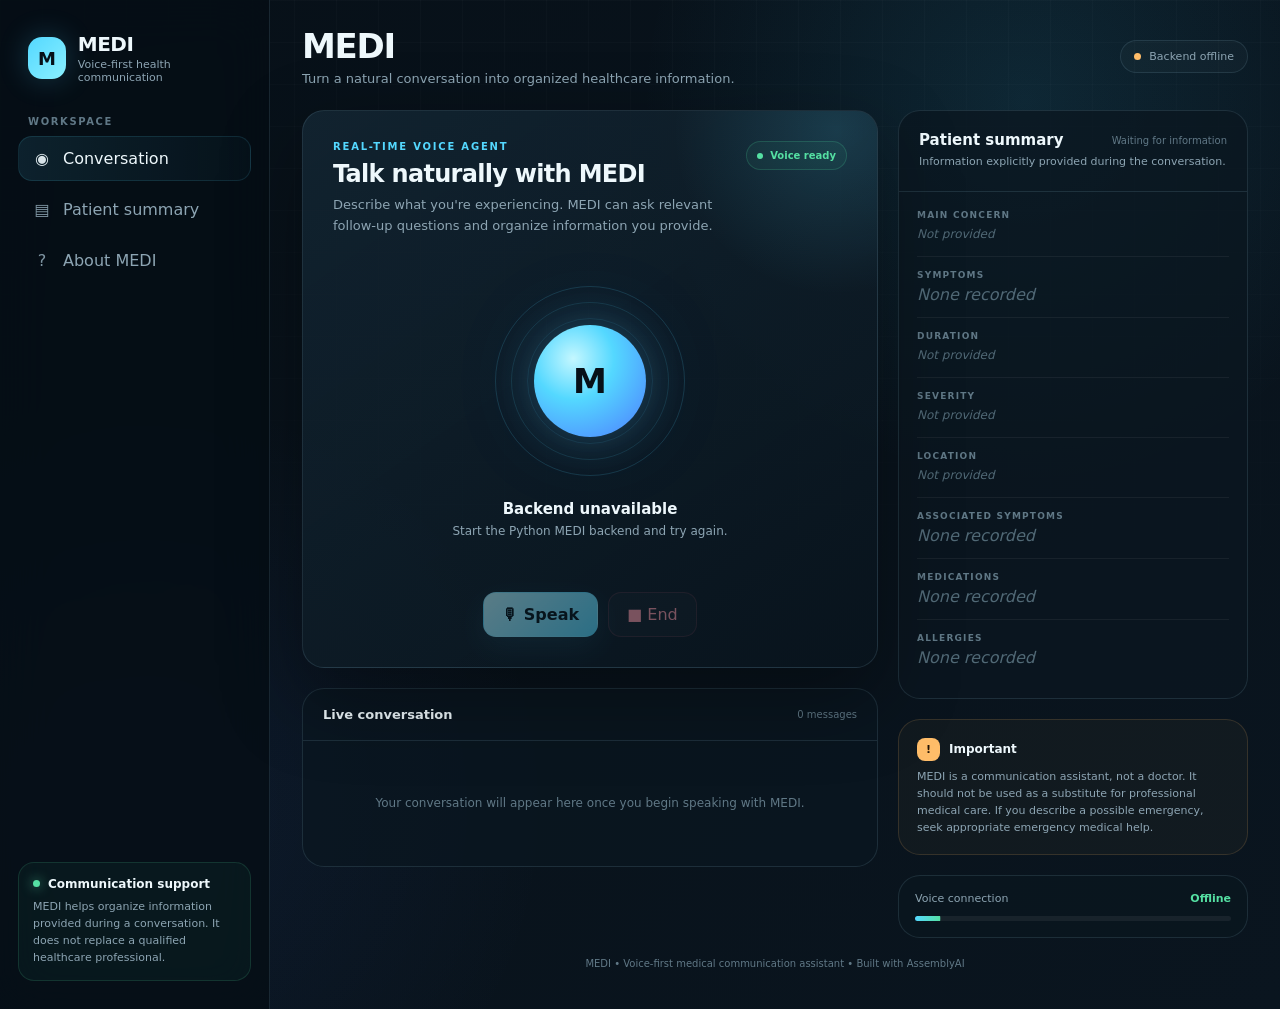
<file: index.html>
<!DOCTYPE html>
<html lang="en">
<head>
    <meta charset="UTF-8">
    <meta name="viewport" content="width=device-width, initial-scale=1.0">

    <title>MEDI — Voice-first medical communication</title>

    <meta
        name="description"
        content="MEDI is a voice-first medical communication assistant that helps users organize health concerns into structured information for healthcare professionals."
    >

    <style>
        :root {
            --bg: #071018;
            --bg-2: #0a151f;
            --panel: rgba(15, 28, 39, 0.78);
            --border: rgba(148, 197, 221, 0.14);
            --text: #eef8fc;
            --muted: #8da5b3;
            --muted-2: #607886;

            --cyan: #54d8ff;
            --blue: #4d7cff;
            --green: #55e0a3;
            --orange: #ffbd69;
            --red: #ff667d;

            --shadow: 0 30px 80px rgba(0, 0, 0, 0.35);
            --radius: 22px;
        }

        * {
            box-sizing: border-box;
            margin: 0;
            padding: 0;
        }

        html {
            scroll-behavior: smooth;
        }

        body {
            min-height: 100vh;
            font-family:
                Inter,
                ui-sans-serif,
                system-ui,
                -apple-system,
                BlinkMacSystemFont,
                "Segoe UI",
                sans-serif;

            color: var(--text);

            background:
                radial-gradient(
                    circle at 80% 10%,
                    rgba(55, 191, 235, 0.12),
                    transparent 28%
                ),
                radial-gradient(
                    circle at 10% 80%,
                    rgba(77, 124, 255, 0.08),
                    transparent 30%
                ),
                linear-gradient(
                    135deg,
                    var(--bg),
                    var(--bg-2)
                );

            overflow-x: hidden;
        }

        button {
            font: inherit;
        }

        .background-grid {
            position: fixed;
            inset: 0;
            pointer-events: none;
            z-index: -1;

            background-image:
                linear-gradient(
                    rgba(255,255,255,0.018) 1px,
                    transparent 1px
                ),
                linear-gradient(
                    90deg,
                    rgba(255,255,255,0.018) 1px,
                    transparent 1px
                );

            background-size: 42px 42px;

            mask-image:
                linear-gradient(
                    to bottom,
                    black,
                    transparent 85%
                );
        }

        .app {
            min-height: 100vh;
            display: flex;
        }

        /* SIDEBAR */

        .sidebar {
            width: 270px;
            min-height: 100vh;
            padding: 28px 18px;

            border-right: 1px solid var(--border);

            background:
                rgba(5, 14, 21, 0.82);

            backdrop-filter: blur(24px);

            display: flex;
            flex-direction: column;
        }

        .brand {
            display: flex;
            align-items: center;
            gap: 12px;
            padding: 4px 10px 32px;
        }

        .brand-mark {
            width: 42px;
            height: 42px;

            border-radius: 14px;

            display: grid;
            place-items: center;

            color: #061018;

            background:
                linear-gradient(
                    135deg,
                    var(--cyan),
                    #8af0ff
                );

            box-shadow:
                0 0 30px rgba(84, 216, 255, 0.22);

            font-weight: 900;
            font-size: 18px;
        }

        .brand-name {
            font-size: 20px;
            font-weight: 800;
            letter-spacing: -0.5px;
        }

        .brand-subtitle {
            color: var(--muted);
            font-size: 11px;
            margin-top: 2px;
        }

        .sidebar-label {
            padding: 0 10px;
            margin-bottom: 9px;

            color: var(--muted-2);

            font-size: 10px;
            font-weight: 700;

            text-transform: uppercase;
            letter-spacing: 1.6px;
        }

        .nav {
            display: flex;
            flex-direction: column;
            gap: 6px;
        }

        .nav-button {
            width: 100%;

            border: 1px solid transparent;
            border-radius: 14px;

            padding: 12px 13px;

            display: flex;
            align-items: center;
            gap: 11px;

            color: var(--muted);
            background: transparent;

            cursor: pointer;
            text-align: left;

            transition:
                background 0.2s ease,
                color 0.2s ease,
                border 0.2s ease,
                transform 0.2s ease;
        }

        .nav-button:hover {
            color: var(--text);
            background: rgba(255,255,255,0.035);
            transform: translateX(2px);
        }

        .nav-button.active {
            color: var(--text);

            background:
                linear-gradient(
                    90deg,
                    rgba(84, 216, 255, 0.10),
                    rgba(84, 216, 255, 0.025)
                );

            border-color:
                rgba(84, 216, 255, 0.12);
        }

        .nav-icon {
            width: 20px;
            text-align: center;
            opacity: 0.9;
        }

        .sidebar-spacer {
            flex: 1;
        }

        .privacy-card {
            padding: 14px;

            border:
                1px solid rgba(85, 224, 163, 0.14);

            border-radius: 16px;

            background:
                rgba(85, 224, 163, 0.045);
        }

        .privacy-title {
            display: flex;
            align-items: center;
            gap: 8px;

            font-size: 12px;
            font-weight: 700;

            margin-bottom: 7px;
        }

        .privacy-dot {
            width: 7px;
            height: 7px;

            border-radius: 50%;

            background: var(--green);

            box-shadow:
                0 0 12px rgba(85, 224, 163, 0.8);
        }

        .privacy-text {
            color: var(--muted);

            font-size: 11px;
            line-height: 1.55;
        }

        /* MAIN */

        .main {
            flex: 1;
            min-width: 0;
            padding: 26px 32px 40px;
        }

        .topbar {
            display: flex;
            align-items: center;
            justify-content: space-between;

            margin-bottom: 24px;
        }

        .topbar-left h1 {
            font-size: clamp(24px, 3vw, 34px);
            letter-spacing: -1.3px;
        }

        .topbar-left p {
            color: var(--muted);
            font-size: 13px;
            margin-top: 5px;
        }

        .connection {
            display: flex;
            align-items: center;
            gap: 8px;

            padding: 9px 13px;

            border: 1px solid var(--border);
            border-radius: 999px;

            background: rgba(255,255,255,0.025);

            font-size: 11px;
            color: var(--muted);
        }

        .connection-dot {
            width: 7px;
            height: 7px;

            border-radius: 50%;

            background: var(--orange);
        }

        .connection.online .connection-dot {
            background: var(--green);

            box-shadow:
                0 0 12px rgba(85, 224, 163, 0.8);
        }

        /* DASHBOARD */

        .dashboard {
            max-width: 1440px;
            margin: 0 auto;

            display: grid;

            grid-template-columns:
                minmax(0, 1fr)
                350px;

            gap: 20px;
        }

        .left-column {
            min-width: 0;

            display: flex;
            flex-direction: column;

            gap: 20px;
        }

        /* VOICE CARD */

        .voice-card {
            position: relative;
            overflow: hidden;

            min-height: 550px;

            padding: 30px;

            border:
                1px solid var(--border);

            border-radius: var(--radius);

            background:
                linear-gradient(
                    145deg,
                    rgba(19, 37, 50, 0.88),
                    rgba(9, 20, 29, 0.91)
                );

            box-shadow: var(--shadow);
        }

        .voice-card::before {
            content: "";

            position: absolute;

            width: 340px;
            height: 340px;

            right: -130px;
            top: -150px;

            border-radius: 50%;

            background:
                radial-gradient(
                    circle,
                    rgba(84, 216, 255, 0.16),
                    transparent 68%
                );

            pointer-events: none;
        }

        .voice-header {
            position: relative;

            display: flex;
            justify-content: space-between;
            align-items: flex-start;
        }

        .eyebrow {
            color: var(--cyan);

            font-size: 10px;
            font-weight: 800;

            text-transform: uppercase;
            letter-spacing: 1.8px;

            margin-bottom: 8px;
        }

        .voice-title {
            font-size: 24px;
            letter-spacing: -0.7px;
        }

        .voice-description {
            color: var(--muted);

            font-size: 13px;
            line-height: 1.6;

            max-width: 550px;

            margin-top: 7px;
        }

        .live-pill {
            display: flex;
            align-items: center;
            gap: 7px;

            padding: 8px 10px;

            border:
                1px solid rgba(85, 224, 163, 0.18);

            border-radius: 999px;

            background:
                rgba(85, 224, 163, 0.05);

            color: var(--green);

            font-size: 10px;
            font-weight: 700;

            white-space: nowrap;
        }

        .live-dot {
            width: 6px;
            height: 6px;

            border-radius: 50%;

            background: var(--green);

            animation:
                pulse 1.6s infinite;
        }

        @keyframes pulse {
            0%, 100% {
                opacity: 0.4;
                transform: scale(0.8);
            }

            50% {
                opacity: 1;
                transform: scale(1.1);
            }
        }

        /* ORB */

        .voice-center {
            min-height: 350px;

            display: flex;
            flex-direction: column;

            justify-content: center;
            align-items: center;

            position: relative;
        }

        .orb-wrapper {
            position: relative;

            width: 190px;
            height: 190px;

            display: grid;
            place-items: center;
        }

        .orb-ring {
            position: absolute;
            inset: 0;

            border-radius: 50%;

            border:
                1px solid rgba(84, 216, 255, 0.16);

            transform: scale(1);

            transition:
                transform 0.5s ease,
                border-color 0.5s ease;
        }

        .orb-ring:nth-child(2) {
            inset: 16px;
            border-color: rgba(84, 216, 255, 0.12);
        }

        .orb-ring:nth-child(3) {
            inset: 32px;
            border-color: rgba(84, 216, 255, 0.09);
        }

        .orb {
            width: 112px;
            height: 112px;

            border-radius: 50%;

            display: grid;
            place-items: center;

            color: #071018;

            background:
                radial-gradient(
                    circle at 35% 30%,
                    #c4f7ff,
                    var(--cyan) 38%,
                    var(--blue) 100%
                );

            box-shadow:
                0 0 45px rgba(84, 216, 255, 0.24),
                0 0 100px rgba(77, 124, 255, 0.10);

            font-size: 34px;
            font-weight: 900;

            transition:
                transform 0.25s ease,
                box-shadow 0.25s ease;
        }

        .voice-card.listening .orb {
            animation:
                orbListening 1.4s ease-in-out infinite;
        }

        .voice-card.speaking .orb {
            animation:
                orbSpeaking 0.75s ease-in-out infinite;
        }

        .voice-card.listening .orb-ring {
            transform: scale(1.12);
            border-color: rgba(84, 216, 255, 0.30);
        }

        .voice-card.speaking .orb-ring {
            transform: scale(1.08);
            border-color: rgba(85, 224, 163, 0.26);
        }

        @keyframes orbListening {
            0%, 100% {
                transform: scale(1);
            }

            50% {
                transform: scale(1.06);
            }
        }

        @keyframes orbSpeaking {
            0%, 100% {
                transform: scale(1);
            }

            50% {
                transform: scale(1.10);
            }
        }

        .voice-state {
            margin-top: 24px;

            font-size: 15px;
            font-weight: 700;
        }

        .voice-hint {
            margin-top: 6px;

            color: var(--muted);

            font-size: 12px;
            text-align: center;
        }

        /* BUTTONS */

        .controls {
            display: flex;
            justify-content: center;

            gap: 10px;

            margin-top: 5px;
        }

        .button {
            border:
                1px solid var(--border);

            border-radius: 13px;

            padding: 12px 18px;

            cursor: pointer;

            color: var(--text);

            background:
                rgba(255,255,255,0.035);

            transition:
                transform 0.18s ease,
                background 0.18s ease,
                border-color 0.18s ease,
                box-shadow 0.18s ease;
        }

        .button:hover {
            transform: translateY(-1px);

            background:
                rgba(255,255,255,0.065);

            border-color:
                rgba(255,255,255,0.17);
        }

        .button:active {
            transform: translateY(0);
        }

        .button.primary {
            border-color:
                rgba(84, 216, 255, 0.30);

            color: #041017;

            background:
                linear-gradient(
                    135deg,
                    #b9f4ff,
                    var(--cyan)
                );

            box-shadow:
                0 10px 30px rgba(84, 216, 255, 0.14);

            font-weight: 800;
        }

        .button.danger {
            color: #ff9aaa;

            border-color:
                rgba(255, 102, 125, 0.17);
        }

        .button:disabled {
            opacity: 0.45;
            cursor: not-allowed;
            transform: none;
        }

        /* TRANSCRIPT */

        .transcript-card {
            border:
                1px solid var(--border);

            border-radius: var(--radius);

            background:
                rgba(11, 23, 32, 0.72);

            overflow: hidden;
        }

        .card-header {
            display: flex;
            justify-content: space-between;
            align-items: center;

            padding: 18px 20px;

            border-bottom:
                1px solid var(--border);
        }

        .card-title {
            font-size: 13px;
            font-weight: 800;
        }

        .card-meta {
            color: var(--muted-2);
            font-size: 10px;
        }

        .transcript {
            max-height: 310px;
            overflow-y: auto;
            padding: 18px;
        }

        .empty-transcript {
            padding: 35px 15px;

            color: var(--muted-2);

            text-align: center;

            font-size: 12px;
            line-height: 1.6;
        }

        .message {
            display: flex;
            gap: 12px;
            margin-bottom: 17px;
        }

        .message:last-child {
            margin-bottom: 0;
        }

        .avatar {
            width: 30px;
            height: 30px;

            flex: 0 0 30px;

            border-radius: 10px;

            display: grid;
            place-items: center;

            font-size: 10px;
            font-weight: 800;
        }

        .message.user .avatar {
            color: #071018;
            background: var(--cyan);
        }

        .message.medi .avatar {
            color: #071018;
            background: var(--green);
        }

        .message-content {
            min-width: 0;
        }

        .message-name {
            font-size: 10px;
            font-weight: 800;

            margin-bottom: 4px;

            color: var(--muted);
        }

        .message-text {
            color: #dbe9ef;

            font-size: 13px;
            line-height: 1.55;
        }

        /* RIGHT */

        .right-column {
            display: flex;
            flex-direction: column;
            gap: 20px;
        }

        .summary-card {
            border:
                1px solid var(--border);

            border-radius: var(--radius);

            background:
                rgba(11, 23, 32, 0.76);

            overflow: hidden;
        }

        .summary-header {
            padding: 20px;

            border-bottom:
                1px solid var(--border);
        }

        .summary-header-row {
            display: flex;
            align-items: center;
            justify-content: space-between;
        }

        .summary-title {
            font-size: 15px;
            font-weight: 800;
        }

        .summary-subtitle {
            color: var(--muted);

            font-size: 11px;
            line-height: 1.5;

            margin-top: 5px;
        }

        .summary-body {
            padding: 18px;
        }

        .summary-field {
            padding: 13px 0;

            border-bottom:
                1px solid rgba(255,255,255,0.055);
        }

        .summary-field:first-child {
            padding-top: 0;
        }

        .summary-field:last-child {
            border-bottom: 0;
        }

        .field-label {
            color: var(--muted-2);

            font-size: 9px;
            font-weight: 800;

            text-transform: uppercase;
            letter-spacing: 1.2px;

            margin-bottom: 5px;
        }

        .field-value {
            color: #dbe9ef;

            font-size: 12px;
            line-height: 1.5;
        }

        .field-empty {
            color: #516976;
            font-style: italic;
        }

        .tag-list {
            display: flex;
            flex-wrap: wrap;
            gap: 5px;
        }

        .tag {
            padding: 5px 8px;

            border-radius: 999px;

            color: #b9e9f5;

            background:
                rgba(84, 216, 255, 0.07);

            border:
                1px solid rgba(84, 216, 255, 0.10);

            font-size: 10px;
        }

        /* SAFETY */

        .safety-card {
            padding: 18px;

            border:
                1px solid rgba(255, 189, 105, 0.15);

            border-radius: var(--radius);

            background:
                rgba(255, 189, 105, 0.035);
        }

        .safety-title {
            display: flex;
            align-items: center;
            gap: 9px;

            font-size: 12px;
            font-weight: 800;

            margin-bottom: 7px;
        }

        .safety-icon {
            width: 23px;
            height: 23px;

            border-radius: 8px;

            display: grid;
            place-items: center;

            color: #211407;

            background: var(--orange);

            font-size: 11px;
            font-weight: 900;
        }

        .safety-text {
            color: var(--muted);

            font-size: 11px;
            line-height: 1.55;
        }

        /* STATUS */

        .status-card {
            padding: 16px;

            border:
                1px solid var(--border);

            border-radius: var(--radius);

            background:
                rgba(11, 23, 32, 0.62);
        }

        .status-row {
            display: flex;
            justify-content: space-between;
            align-items: center;

            margin-bottom: 11px;
        }

        .status-label {
            color: var(--muted);
            font-size: 11px;
        }

        .status-value {
            color: var(--green);

            font-size: 11px;
            font-weight: 700;
        }

        .status-bar {
            height: 5px;

            overflow: hidden;

            border-radius: 99px;

            background:
                rgba(255,255,255,0.06);
        }

        .status-progress {
            width: 100%;
            height: 100%;

            border-radius: inherit;

            background:
                linear-gradient(
                    90deg,
                    var(--cyan),
                    var(--green)
                );

            transform-origin: left;

            transition:
                transform 0.3s ease;
        }

        /* FOOTER */

        .footer {
            max-width: 1440px;

            margin: 20px auto 0;

            color: var(--muted-2);

            font-size: 10px;

            text-align: center;
        }

        /* RESPONSIVE */

        @media (max-width: 1100px) {
            .dashboard {
                grid-template-columns: 1fr;
            }

            .right-column {
                display: grid;

                grid-template-columns:
                    repeat(2, minmax(0, 1fr));
            }

            .summary-card {
                grid-row: span 2;
            }
        }

        @media (max-width: 800px) {
            .sidebar {
                display: none;
            }

            .main {
                padding: 18px;
            }

            .right-column {
                display: flex;
            }

            .voice-card {
                padding: 22px;
            }

            .voice-header {
                gap: 15px;
                flex-direction: column;
            }

            .live-pill {
                align-self: flex-start;
            }
        }

        @media (max-width: 480px) {
            .topbar {
                align-items: flex-start;
                gap: 12px;
                flex-direction: column;
            }

            .controls {
                flex-direction: column;
            }

            .button {
                width: 100%;
            }

            .orb-wrapper {
                transform: scale(0.85);
            }
        }
    </style>
</head>

<body>

<div class="background-grid"></div>

<div class="app">

    <!-- SIDEBAR -->

    <aside class="sidebar">

        <div class="brand">

            <div class="brand-mark">
                M
            </div>

            <div>

                <div class="brand-name">
                    MEDI
                </div>

                <div class="brand-subtitle">
                    Voice-first health communication
                </div>

            </div>

        </div>

        <div class="sidebar-label">
            Workspace
        </div>

        <nav class="nav">

            <button
                class="nav-button active"
                data-view="conversation"
            >
                <span class="nav-icon">◉</span>
                <span>Conversation</span>
            </button>

            <button
                class="nav-button"
                data-view="summary"
            >
                <span class="nav-icon">▤</span>
                <span>Patient summary</span>
            </button>

            <button
                class="nav-button"
                data-view="about"
            >
                <span class="nav-icon">?</span>
                <span>About MEDI</span>
            </button>

        </nav>

        <div class="sidebar-spacer"></div>

        <div class="privacy-card">

            <div class="privacy-title">

                <span class="privacy-dot"></span>

                Communication support

            </div>

            <div class="privacy-text">

                MEDI helps organize information provided during
                a conversation. It does not replace a qualified
                healthcare professional.

            </div>

        </div>

    </aside>


    <!-- MAIN -->

    <main class="main">

        <header class="topbar">

            <div class="topbar-left">

                <h1>
                    MEDI
                </h1>

                <p>
                    Turn a natural conversation into organized
                    healthcare information.
                </p>

            </div>

            <div
                class="connection"
                id="connectionIndicator"
            >

                <span class="connection-dot"></span>

                <span id="connectionText">
                    Connecting...
                </span>

            </div>

        </header>


        <section class="dashboard">

            <!-- LEFT -->

            <div class="left-column">

                <!-- VOICE -->

                <section
                    class="voice-card"
                    id="voiceCard"
                >

                    <div class="voice-header">

                        <div>

                            <div class="eyebrow">
                                Real-time voice agent
                            </div>

                            <h2 class="voice-title">
                                Talk naturally with MEDI
                            </h2>

                            <p class="voice-description">
                                Describe what you're experiencing.
                                MEDI can ask relevant follow-up
                                questions and organize information
                                you provide.
                            </p>

                        </div>

                        <div class="live-pill">

                            <span class="live-dot"></span>

                            Voice ready

                        </div>

                    </div>


                    <div class="voice-center">

                        <div class="orb-wrapper">

                            <div class="orb-ring"></div>
                            <div class="orb-ring"></div>
                            <div class="orb-ring"></div>

                            <div class="orb">
                                M
                            </div>

                        </div>

                        <div
                            class="voice-state"
                            id="voiceState"
                        >
                            Connecting...
                        </div>

                        <div
                            class="voice-hint"
                            id="voiceHint"
                        >
                            Connecting to the MEDI backend.
                        </div>

                    </div>


                    <div class="controls">

                        <button
                            class="button primary"
                            id="speakButton"
                        >
                            🎙 Speak
                        </button>

                        <button
                            class="button danger"
                            id="endButton"
                            disabled
                        >
                            ■ End
                        </button>

                    </div>

                </section>


                <!-- TRANSCRIPT -->

                <section class="transcript-card">

                    <div class="card-header">

                        <div class="card-title">
                            Live conversation
                        </div>

                        <div
                            class="card-meta"
                            id="messageCount"
                        >
                            0 messages
                        </div>

                    </div>

                    <div
                        class="transcript"
                        id="transcript"
                    >

                        <div
                            class="empty-transcript"
                            id="emptyTranscript"
                        >
                            Your conversation will appear here
                            once you begin speaking with MEDI.
                        </div>

                    </div>

                </section>

            </div>


            <!-- RIGHT -->

            <div class="right-column">

                <!-- SUMMARY -->

                <section class="summary-card">

                    <div class="summary-header">

                        <div class="summary-header-row">

                            <div class="summary-title">
                                Patient summary
                            </div>

                            <div
                                class="card-meta"
                                id="summaryStatus"
                            >
                                Waiting for information
                            </div>

                        </div>

                        <div class="summary-subtitle">
                            Information explicitly provided
                            during the conversation.
                        </div>

                    </div>


                    <div class="summary-body">

                        <div class="summary-field">

                            <div class="field-label">
                                Main concern
                            </div>

                            <div
                                class="field-value field-empty"
                                id="mainConcern"
                            >
                                Not provided
                            </div>

                        </div>


                        <div class="summary-field">

                            <div class="field-label">
                                Symptoms
                            </div>

                            <div
                                class="tag-list"
                                id="symptoms"
                            >

                                <span class="field-empty">
                                    None recorded
                                </span>

                            </div>

                        </div>


                        <div class="summary-field">

                            <div class="field-label">
                                Duration
                            </div>

                            <div
                                class="field-value field-empty"
                                id="duration"
                            >
                                Not provided
                            </div>

                        </div>


                        <div class="summary-field">

                            <div class="field-label">
                                Severity
                            </div>

                            <div
                                class="field-value field-empty"
                                id="severity"
                            >
                                Not provided
                            </div>

                        </div>


                        <div class="summary-field">

                            <div class="field-label">
                                Location
                            </div>

                            <div
                                class="field-value field-empty"
                                id="location"
                            >
                                Not provided
                            </div>

                        </div>


                        <div class="summary-field">

                            <div class="field-label">
                                Associated symptoms
                            </div>

                            <div
                                class="tag-list"
                                id="associatedSymptoms"
                            >

                                <span class="field-empty">
                                    None recorded
                                </span>

                            </div>

                        </div>


                        <div class="summary-field">

                            <div class="field-label">
                                Medications
                            </div>

                            <div
                                class="tag-list"
                                id="medications"
                            >

                                <span class="field-empty">
                                    None recorded
                                </span>

                            </div>

                        </div>


                        <div class="summary-field">

                            <div class="field-label">
                                Allergies
                            </div>

                            <div
                                class="tag-list"
                                id="allergies"
                            >

                                <span class="field-empty">
                                    None recorded
                                </span>

                            </div>

                        </div>

                    </div>

                </section>


                <!-- SAFETY -->

                <section class="safety-card">

                    <div class="safety-title">

                        <span class="safety-icon">
                            !
                        </span>

                        Important

                    </div>

                    <div class="safety-text">

                        MEDI is a communication assistant, not
                        a doctor. It should not be used as a
                        substitute for professional medical care.
                        If you describe a possible emergency,
                        seek appropriate emergency medical help.

                    </div>

                </section>


                <!-- STATUS -->

                <section class="status-card">

                    <div class="status-row">

                        <span class="status-label">
                            Voice connection
                        </span>

                        <span
                            class="status-value"
                            id="voiceConnectionStatus"
                        >
                            Offline
                        </span>

                    </div>

                    <div class="status-bar">

                        <div
                            class="status-progress"
                            id="statusProgress"
                            style="transform: scaleX(0.12);"
                        ></div>

                    </div>

                </section>

            </div>

        </section>


        <div class="footer">

            MEDI • Voice-first medical communication assistant
            • Built with AssemblyAI

        </div>

    </main>

</div>


<script>

/* ================================================================
   MEDI FRONTEND CONTROLLER
   ================================================================

   Browser
       ↓
   microphone
       ↓
   PCM audio
       ↓
   WebSocket localhost:8765
       ↓
   Python backend
       ↓
   AssemblyAI
       ↓
   Python
       ↓
   Browser

   Expected Python messages:

   {"type":"connection.ready"}

   {"type":"status","value":"listening"}

   {"type":"status","value":"speaking"}

   {"type":"status","value":"ready"}

   {"type":"transcript.user","text":"..."}

   {"type":"transcript.agent","text":"..."}

   {"type":"patient.update","patient":{...}}

   {"type":"error","message":"..."}

   Browser → Python audio:

   {
       "type": "audio",
       "audio": "BASE64_PCM"
   }

================================================================ */


/* ================================================================
   ELEMENTS
================================================================ */

const voiceCard =
    document.getElementById("voiceCard");

const speakButton =
    document.getElementById("speakButton");

const endButton =
    document.getElementById("endButton");

const voiceState =
    document.getElementById("voiceState");

const voiceHint =
    document.getElementById("voiceHint");

const transcript =
    document.getElementById("transcript");

const emptyTranscript =
    document.getElementById("emptyTranscript");

const messageCount =
    document.getElementById("messageCount");

const connectionIndicator =
    document.getElementById("connectionIndicator");

const connectionText =
    document.getElementById("connectionText");

const voiceConnectionStatus =
    document.getElementById("voiceConnectionStatus");

const statusProgress =
    document.getElementById("statusProgress");

const summaryStatus =
    document.getElementById("summaryStatus");


/* ================================================================
   BACKEND
================================================================ */

const BACKEND_URL = "ws://localhost:8765";

let socket = null;

let connected = false;

let listening = false;

let messageTotal = 0;


/* ================================================================
   MICROPHONE
================================================================ */

let mediaStream = null;

let audioContext = null;

let audioSource = null;

let processor = null;


/* ================================================================
   CONNECT BACKEND
================================================================ */

function connectBackend() {

    updateConnectionUI(
        false,
        "Connecting..."
    );

    try {

        socket = new WebSocket(
            BACKEND_URL
        );


        socket.binaryType = "arraybuffer";


        socket.onopen = () => {

            console.log(
                "[MEDI] WebSocket connected"
            );

            connected = true;

            updateConnectionUI(
                true,
                "Backend connected"
            );

            setVoiceState(
                "ready"
            );
        };


        socket.onmessage = async (event) => {

            /*
             * Python can send either JSON
             * or binary audio.
             */

            if (
                typeof event.data === "string"
            ) {

                try {

                    const message =
                        JSON.parse(
                            event.data
                        );

                    handleBackendMessage(
                        message
                    );

                } catch (error) {

                    console.error(
                        "Invalid backend JSON:",
                        error
                    );

                }

                return;
            }


            /*
             * If Python sends audio back,
             * play it.
             */

            if (
                event.data instanceof Blob
            ) {

                const buffer =
                    await event.data.arrayBuffer();

                playAudioBuffer(
                    buffer
                );

            }

        };


        socket.onclose = () => {

            console.log(
                "[MEDI] WebSocket closed"
            );

            connected = false;

            stopMicrophone();

            updateConnectionUI(
                false,
                "Backend offline"
            );

            setVoiceState(
                "offline"
            );
        };


        socket.onerror = (error) => {

            console.error(
                "[MEDI] WebSocket error:",
                error
            );

            connected = false;

            updateConnectionUI(
                false,
                "Backend unavailable"
            );

        };

    } catch (error) {

        console.error(error);

        updateConnectionUI(
            false,
            "Backend unavailable"
        );

        setVoiceState(
            "offline"
        );
    }
}


/* ================================================================
   SEND JSON TO PYTHON
================================================================ */

function sendToBackend(message) {

    if (
        socket &&
        socket.readyState === WebSocket.OPEN
    ) {

        socket.send(
            JSON.stringify(message)
        );

        return true;
    }

    console.warn(
        "[MEDI] Backend is not connected."
    );

    return false;
}


/* ================================================================
   BACKEND EVENTS
================================================================ */

function handleBackendMessage(message) {

    console.log(
        "[MEDI BACKEND]",
        message
    );


    switch (message.type) {

        case "connection.ready":

            updateConnectionUI(
                true,
                "Backend connected"
            );

            setVoiceState(
                "ready"
            );

            break;


        case "status":

            setVoiceState(
                message.value
            );

            break;


        case "transcript.user":

            addMessage(
                "user",
                message.text
            );

            break;


        case "transcript.agent":

            addMessage(
                "medi",
                message.text
            );

            break;


        case "patient.update":

            if (message.patient) {

                updatePatientSummary(
                    message.patient
                );

            }

            break;


        case "audio":

            /*
             * Some Python backends may send
             * base64 audio inside JSON.
             */

            if (message.audio) {

                playBase64Audio(
                    message.audio
                );

            }

            break;


        case "error":

            showError(
                message.message ||
                "An unexpected backend error occurred."
            );

            break;


        default:

            console.log(
                "Unknown backend event:",
                message
            );
    }
}


/* ================================================================
   START SPEAKING
================================================================ */

speakButton.addEventListener(
    "click",
    async () => {

        if (!connected) {

            showError(
                "MEDI backend is not connected."
            );

            return;
        }


        try {

            await startMicrophone();

            sendToBackend({
                type: "start"
            });

            listening = true;

            setVoiceState(
                "listening"
            );

        } catch (error) {

            console.error(
                "[MEDI] Microphone error:",
                error
            );

            showError(
                "Microphone permission was denied or the microphone could not be opened."
            );
        }
    }
);


/* ================================================================
   END SPEAKING
================================================================ */

endButton.addEventListener(
    "click",
    () => {

        stopMicrophone();

        sendToBackend({
            type: "stop"
        });

        listening = false;

        setVoiceState(
            "ready"
        );
    }
);


/* ================================================================
   MICROPHONE START
================================================================ */

async function startMicrophone() {

    /*
     * Ask browser for microphone permission.
     */

    mediaStream =
        await navigator.mediaDevices.getUserMedia({
            audio: {
                channelCount: 1,
                echoCancellation: true,
                noiseSuppression: true,
                autoGainControl: true
            }
        });


    /*
     * AssemblyAI audio is using
     * 24 kHz mono PCM.
     */

    audioContext =
        new AudioContext({
            sampleRate: 24000
        });


    audioSource =
        audioContext.createMediaStreamSource(
            mediaStream
        );


    /*
     * ScriptProcessor is deprecated but
     * widely supported and simple for
     * this hackathon implementation.
     */

    processor =
        audioContext.createScriptProcessor(
            4096,
            1,
            1
        );


    processor.onaudioprocess =
        (event) => {

            if (!listening) {
                return;
            }


            if (
                !socket ||
                socket.readyState !== WebSocket.OPEN
            ) {
                return;
            }


            const input =
                event.inputBuffer
                    .getChannelData(0);


            /*
             * Convert Float32 audio
             * into signed 16-bit PCM.
             */

            const pcm =
                floatTo16BitPCM(
                    input
                );


            /*
             * Convert PCM bytes to base64.
             */

            const base64 =
                arrayBufferToBase64(
                    pcm.buffer
                );


            /*
             * Send audio to Python.
             */

            socket.send(
                JSON.stringify({
                    type: "audio",
                    audio: base64
                })
            );
        };


    audioSource.connect(
        processor
    );


    /*
     * Connect processor to destination
     * so the browser keeps processing
     * the audio stream.
     */

    processor.connect(
        audioContext.destination
    );


    console.log(
        "[MEDI] Microphone started"
    );
}


/* ================================================================
   MICROPHONE STOP
================================================================ */

function stopMicrophone() {

    listening = false;


    if (processor) {

        try {
            processor.disconnect();
        } catch {}

        processor = null;
    }


    if (audioSource) {

        try {
            audioSource.disconnect();
        } catch {}

        audioSource = null;
    }


    if (mediaStream) {

        mediaStream
            .getTracks()
            .forEach(
                track => track.stop()
            );

        mediaStream = null;
    }


    if (audioContext) {

        try {
            audioContext.close();
        } catch {}

        audioContext = null;
    }


    console.log(
        "[MEDI] Microphone stopped"
    );
}


/* ================================================================
   FLOAT32 → INT16 PCM
================================================================ */

function floatTo16BitPCM(float32Array) {

    const buffer =
        new Int16Array(
            float32Array.length
        );


    for (
        let i = 0;
        i < float32Array.length;
        i++
    ) {

        let sample =
            Math.max(
                -1,
                Math.min(
                    1,
                    float32Array[i]
                )
            );


        buffer[i] =
            sample < 0
                ? sample * 0x8000
                : sample * 0x7fff;
    }


    return buffer;
}


/* ================================================================
   ARRAYBUFFER → BASE64
================================================================ */

function arrayBufferToBase64(
    buffer
) {

    const bytes =
        new Uint8Array(buffer);

    let binary = "";

    const chunkSize = 0x8000;


    for (
        let i = 0;
        i < bytes.length;
        i += chunkSize
    ) {

        const chunk =
            bytes.subarray(
                i,
                Math.min(
                    i + chunkSize,
                    bytes.length
                )
            );

        binary += String.fromCharCode(
            ...chunk
        );
    }


    return btoa(binary);
}


/* ================================================================
   BASE64 AUDIO PLAYBACK
================================================================ */

async function playBase64Audio(
    base64
) {

    try {

        const binary =
            atob(base64);

        const bytes =
            new Uint8Array(
                binary.length
            );


        for (
            let i = 0;
            i < binary.length;
            i++
        ) {

            bytes[i] =
                binary.charCodeAt(i);
        }


        await playAudioBuffer(
            bytes.buffer
        );

    } catch (error) {

        console.error(
            "[MEDI] Could not play audio:",
            error
        );
    }
}


/* ================================================================
   PLAY BINARY AUDIO
================================================================ */

async function playAudioBuffer(
    buffer
) {

    try {

        const context =
            new AudioContext();


        const audioBuffer =
            await context.decodeAudioData(
                buffer.slice(0)
            );


        const source =
            context.createBufferSource();


        source.buffer =
            audioBuffer;


        source.connect(
            context.destination
        );


        source.start();


        setVoiceState(
            "speaking"
        );


        source.onended =
            () => {

                context.close();

                if (listening) {

                    setVoiceState(
                        "listening"
                    );

                } else {

                    setVoiceState(
                        "ready"
                    );
                }
            };

    } catch (error) {

        /*
         * The backend may be sending raw PCM
         * rather than WAV/MP3/WebM.
         *
         * That requires a PCM-specific
         * playback function in the backend
         * integration.
         */

        console.warn(
            "[MEDI] Received audio that the browser could not decode:",
            error
        );
    }
}


/* ================================================================
   VOICE STATE
================================================================ */

function setVoiceState(state) {

    voiceCard.classList.remove(
        "listening",
        "speaking"
    );


    switch (state) {

        case "listening":

            voiceCard.classList.add(
                "listening"
            );

            voiceState.textContent =
                "Listening...";

            voiceHint.textContent =
                "Tell MEDI what you're experiencing.";

            speakButton.disabled =
                true;

            endButton.disabled =
                false;

            voiceConnectionStatus.textContent =
                "Listening";

            statusProgress.style.transform =
                "scaleX(0.72)";

            break;


        case "thinking":

            voiceState.textContent =
                "MEDI is thinking...";

            voiceHint.textContent =
                "Processing what you said.";

            speakButton.disabled =
                true;

            endButton.disabled =
                false;

            voiceConnectionStatus.textContent =
                "Thinking";

            statusProgress.style.transform =
                "scaleX(0.82)";

            break;


        case "speaking":

            voiceCard.classList.add(
                "speaking"
            );

            voiceState.textContent =
                "MEDI is speaking";

            voiceHint.textContent =
                "You can interrupt MEDI at any time.";

            speakButton.disabled =
                true;

            endButton.disabled =
                false;

            voiceConnectionStatus.textContent =
                "Speaking";

            statusProgress.style.transform =
                "scaleX(0.92)";

            break;


        case "offline":

            voiceState.textContent =
                "Backend unavailable";

            voiceHint.textContent =
                "Start the Python MEDI backend and try again.";

            speakButton.disabled =
                true;

            endButton.disabled =
                true;

            voiceConnectionStatus.textContent =
                "Offline";

            statusProgress.style.transform =
                "scaleX(0.08)";

            break;


        case "ready":

        default:

            voiceState.textContent =
                "Ready to listen";

            voiceHint.textContent =
                "Press Speak to begin your conversation.";

            speakButton.disabled =
                false;

            endButton.disabled =
                true;

            voiceConnectionStatus.textContent =
                "Ready";

            statusProgress.style.transform =
                "scaleX(0.32)";

            break;
    }
}


/* ================================================================
   CONNECTION UI
================================================================ */

function updateConnectionUI(
    isOnline,
    text
) {

    connectionIndicator.classList.toggle(
        "online",
        isOnline
    );

    connectionText.textContent =
        text;
}


/* ================================================================
   TRANSCRIPT
================================================================ */

function addMessage(
    role,
    text
) {

    if (
        !text ||
        !text.trim()
    ) {
        return;
    }


    if (emptyTranscript) {
        emptyTranscript.remove();
    }


    const message =
        document.createElement(
            "div"
        );

    message.className =
        `message ${role}`;


    const avatar =
        document.createElement(
            "div"
        );

    avatar.className =
        "avatar";

    avatar.textContent =
        role === "user"
            ? "YOU"
            : "M";


    const content =
        document.createElement(
            "div"
        );

    content.className =
        "message-content";


    const name =
        document.createElement(
            "div"
        );

    name.className =
        "message-name";

    name.textContent =
        role === "user"
            ? "You"
            : "MEDI";


    const messageText =
        document.createElement(
            "div"
        );

    messageText.className =
        "message-text";

    messageText.textContent =
        text;


    content.appendChild(
        name
    );

    content.appendChild(
        messageText
    );


    message.appendChild(
        avatar
    );

    message.appendChild(
        content
    );


    transcript.appendChild(
        message
    );


    messageTotal++;


    messageCount.textContent =
        `${messageTotal} message${
            messageTotal === 1
                ? ""
                : "s"
        }`;


    transcript.scrollTop =
        transcript.scrollHeight;
}


/* ================================================================
   PATIENT SUMMARY
================================================================ */

function updatePatientSummary(
    patient
) {

    updateField(
        "mainConcern",
        patient.main_concern
    );


    updateField(
        "duration",
        patient.duration
    );


    updateField(
        "severity",
        patient.severity
    );


    updateField(
        "location",
        patient.location
    );


    updateTags(
        "symptoms",
        patient.symptoms
    );


    updateTags(
        "associatedSymptoms",
        patient.associated_symptoms
    );


    updateTags(
        "medications",
        patient.medications
    );


    updateTags(
        "allergies",
        patient.allergies
    );


    summaryStatus.textContent =
        "Updated";
}


/* ================================================================
   UPDATE FIELD
================================================================ */

function updateField(
    elementId,
    value
) {

    const element =
        document.getElementById(
            elementId
        );


    if (
        value === null ||
        value === undefined ||
        value === ""
    ) {

        element.textContent =
            "Not provided";

        element.classList.add(
            "field-empty"
        );

    } else {

        element.textContent =
            value;

        element.classList.remove(
            "field-empty"
        );
    }
}


/* ================================================================
   UPDATE TAGS
================================================================ */

function updateTags(
    elementId,
    values
) {

    const element =
        document.getElementById(
            elementId
        );


    element.innerHTML = "";


    if (
        !Array.isArray(values) ||
        values.length === 0
    ) {

        const empty =
            document.createElement(
                "span"
            );

        empty.className =
            "field-empty";

        empty.textContent =
            "None recorded";

        element.appendChild(
            empty
        );

        return;
    }


    values.forEach(
        value => {

            const tag =
                document.createElement(
                    "span"
                );

            tag.className =
                "tag";

            tag.textContent =
                value;

            element.appendChild(
                tag
            );
        }
    );
}


/* ================================================================
   ERROR
================================================================ */

function showError(
    message
) {

    voiceState.textContent =
        "Connection problem";

    voiceHint.textContent =
        message;

    console.error(
        "[MEDI]",
        message
    );
}


/* ================================================================
   SIDEBAR NAVIGATION
================================================================ */

document
    .querySelectorAll(".nav-button")
    .forEach(
        button => {

            button.addEventListener(
                "click",
                () => {

                    document
                        .querySelectorAll(
                            ".nav-button"
                        )
                        .forEach(
                            item =>
                                item.classList.remove(
                                    "active"
                                )
                        );


                    button.classList.add(
                        "active"
                    );


                    const view =
                        button.dataset.view;


                    if (
                        view === "summary"
                    ) {

                        document
                            .querySelector(
                                ".summary-card"
                            )
                            .scrollIntoView({
                                behavior:
                                    "smooth"
                            });
                    }


                    if (
                        view === "conversation"
                    ) {

                        document
                            .querySelector(
                                ".voice-card"
                            )
                            .scrollIntoView({
                                behavior:
                                    "smooth"
                            });
                    }


                    if (
                        view === "about"
                    ) {

                        alert(
                            "MEDI is a voice-first medical communication assistant designed to help users organize information they provide for communication with healthcare professionals."
                        );
                    }

                }
            );

        }
    );


/* ================================================================
   BROWSER SUPPORT CHECK
================================================================ */

if (
    !navigator.mediaDevices ||
    !navigator.mediaDevices.getUserMedia
) {

    showError(
        "Your browser does not support microphone access."
    );

}


/* ================================================================
   START
================================================================ */

setVoiceState(
    "offline"
);


connectBackend();

</script>

</body>
</html>
</file>
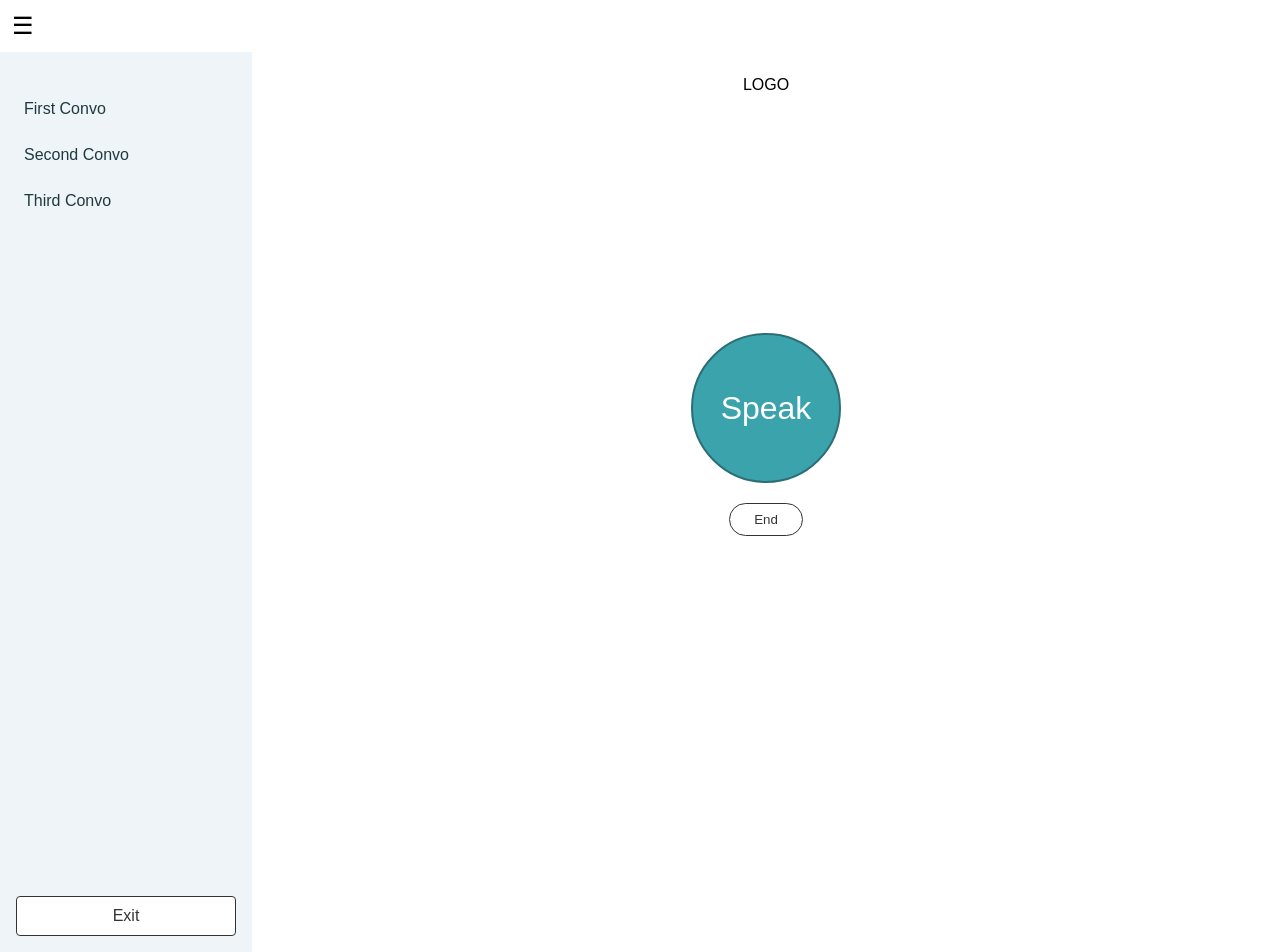
<file: Frontend/index.html>
<!DOCTYPE html>
<html lang="en">
<head>
    <meta charset="UTF-8">
    <meta name="viewport" content="width=device-width, initial-scale=1.0">
    <title>MediAI</title>
    <link rel="stylesheet" href="style.css">
</head>
<body>
    <input type="checkbox" id="sidebar-toggle" class="sidebar-toggle-input">
    <label for="sidebar-toggle" class="hamburger-label">☰</label>

    <div class="app">
        <aside class="sidebar">
            <nav class="nav-links">
                <input type="radio" name="convo" id="convo1" class="convo-radio">
                <label for="convo1" class="nav-link-label">First Convo</label>

                <input type="radio" name="convo" id="convo2" class="convo-radio">
                <label for="convo2" class="nav-link-label">Second Convo</label>

                <input type="radio" name="convo" id="convo3" class="convo-radio">
                <label for="convo3" class="nav-link-label">Third Convo</label>
            </nav>
            <a href="thankyou.html" class="exit-btn">Exit</a>
        </aside>
        <main class="content">
            <div class="topbar">
                <div class="logo">LOGO</div>
            </div>

            <div class="mic-area">
                <button class="mic-btn">Speak</button>
                <button class="end-btn">End</button>
            </div>
        </main>
    </div>
</body>
</html>
</file>
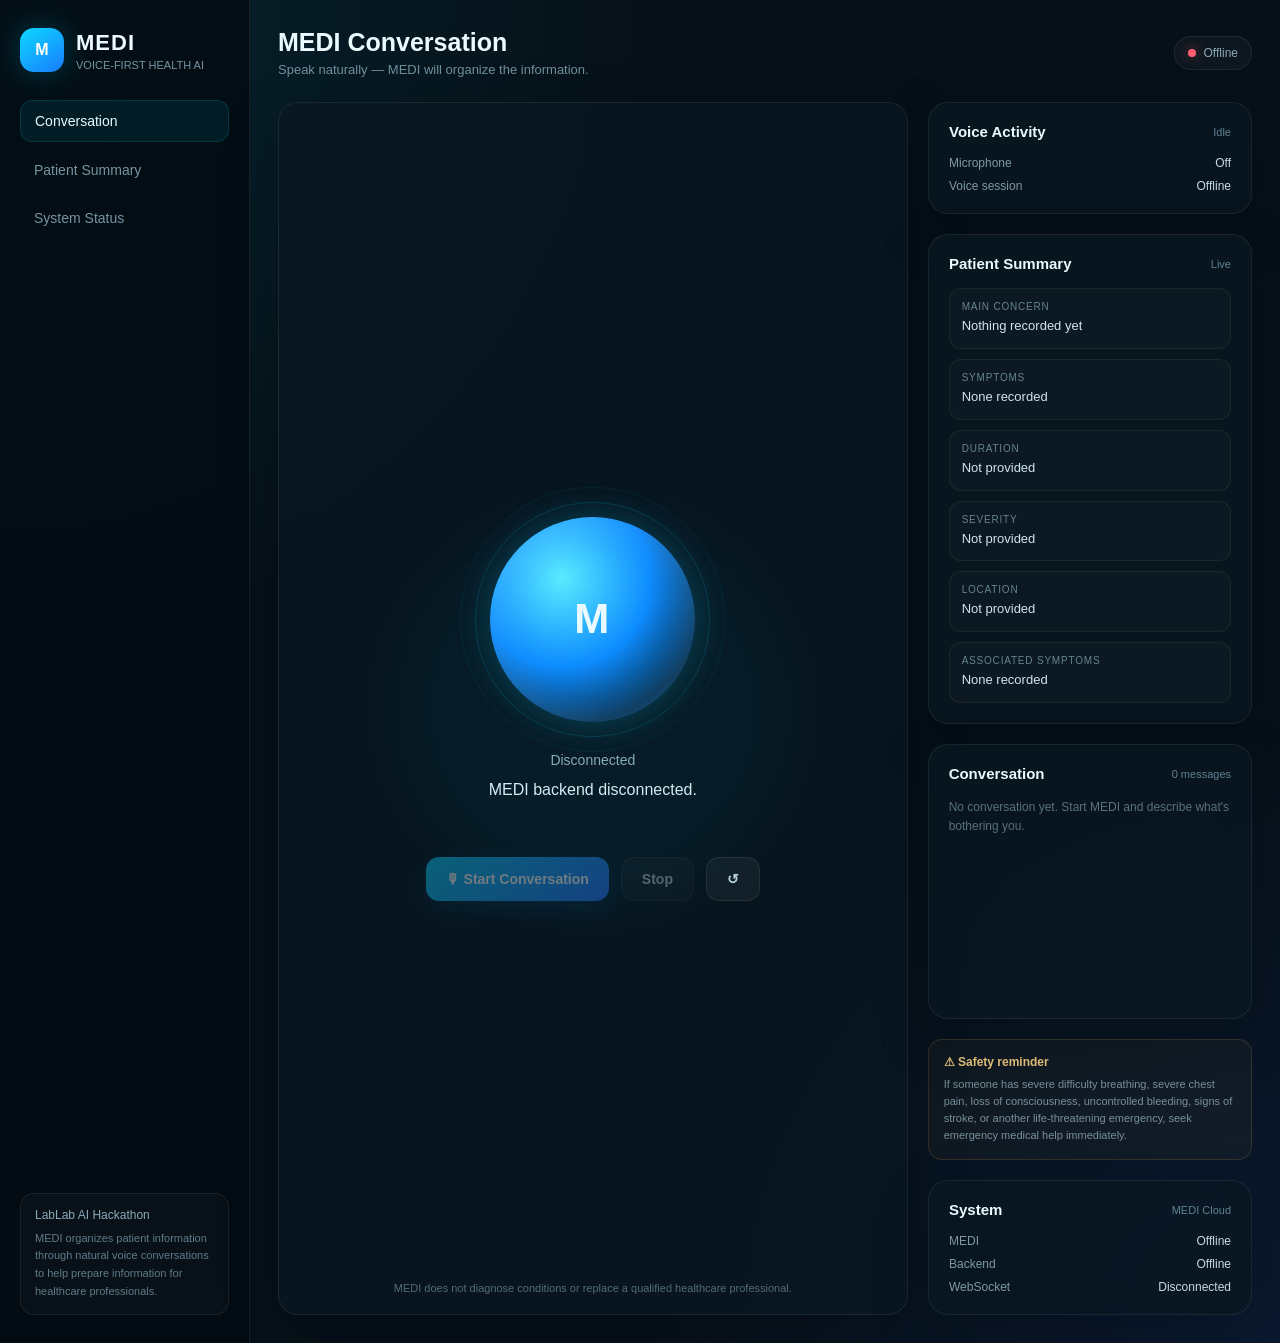
<file: frontend/medi-frontend.html>
<!DOCTYPE html>
<html lang="en">
<head>
    <meta charset="UTF-8">
    <meta name="viewport" content="width=device-width, initial-scale=1.0">

    <title>MEDI — Voice Medical Assistant</title>

    <style>
        * {
            box-sizing: border-box;
            margin: 0;
            padding: 0;
        }

        body {
            font-family: Inter, Arial, sans-serif;
            background:
                radial-gradient(
                    circle at top left,
                    rgba(0, 220, 255, 0.10),
                    transparent 35%
                ),
                radial-gradient(
                    circle at bottom right,
                    rgba(50, 100, 255, 0.10),
                    transparent 35%
                ),
                #061018;
            color: #eafaff;
            min-height: 100vh;
        }

        button {
            font-family: inherit;
        }

        .app {
            min-height: 100vh;
            display: grid;
            grid-template-columns: 250px 1fr;
        }

        .sidebar {
            border-right: 1px solid rgba(255,255,255,0.08);
            background: rgba(4, 12, 19, 0.92);
            padding: 28px 20px;
            display: flex;
            flex-direction: column;
            gap: 28px;
        }

        .brand {
            display: flex;
            align-items: center;
            gap: 12px;
        }

        .brand-icon {
            width: 44px;
            height: 44px;
            border-radius: 14px;
            background: linear-gradient(145deg, #0ed9ff, #187cff);
            display: grid;
            place-items: center;
            color: white;
            font-weight: 900;
            box-shadow: 0 0 30px rgba(0, 210, 255, 0.25);
        }

        .brand-text h1 {
            font-size: 22px;
            letter-spacing: 1px;
        }

        .brand-text p {
            color: #7794a2;
            font-size: 11px;
            margin-top: 3px;
        }

        .nav {
            display: flex;
            flex-direction: column;
            gap: 8px;
        }

        .nav-item {
            padding: 12px 14px;
            border-radius: 12px;
            color: #7794a2;
            font-size: 14px;
        }

        .nav-item.active {
            color: #eafaff;
            background: rgba(0, 210, 255, 0.08);
            border: 1px solid rgba(0, 210, 255, 0.14);
        }

        .sidebar-bottom {
            margin-top: auto;
            padding: 14px;
            border: 1px solid rgba(255,255,255,0.07);
            border-radius: 14px;
            background: rgba(255,255,255,0.025);
        }

        .sidebar-bottom-title {
            font-size: 12px;
            color: #8ca9b7;
            margin-bottom: 8px;
        }

        .sidebar-bottom p {
            color: #607b89;
            font-size: 11px;
            line-height: 1.6;
        }

        .main {
            padding: 28px;
            max-width: 1500px;
            width: 100%;
            margin: auto;
        }

        .topbar {
            display: flex;
            justify-content: space-between;
            align-items: center;
            margin-bottom: 25px;
        }

        .topbar h2 {
            font-size: 25px;
        }

        .topbar p {
            color: #71909e;
            font-size: 13px;
            margin-top: 5px;
        }

        .status-pill {
            display: flex;
            align-items: center;
            gap: 8px;
            border: 1px solid rgba(255,255,255,0.08);
            padding: 9px 13px;
            border-radius: 999px;
            background: rgba(255,255,255,0.03);
            font-size: 12px;
            color: #8ca9b7;
        }

        .status-dot {
            width: 8px;
            height: 8px;
            border-radius: 50%;
            background: #777;
        }

        .status-dot.online {
            background: #20e0a0;
            box-shadow: 0 0 12px rgba(32,224,160,0.8);
        }

        .status-dot.connecting {
            background: #ffc857;
            box-shadow: 0 0 12px rgba(255,200,87,0.5);
        }

        .status-dot.offline {
            background: #ff5d73;
            box-shadow: 0 0 12px rgba(255,93,115,0.5);
        }

        .grid {
            display: grid;
            grid-template-columns:
                minmax(0, 1.65fr)
                minmax(300px, 0.85fr);
            gap: 20px;
        }

        .card {
            border: 1px solid rgba(255,255,255,0.07);
            border-radius: 20px;
            background: rgba(10, 24, 34, 0.78);
            backdrop-filter: blur(14px);
            box-shadow: 0 18px 60px rgba(0,0,0,0.18);
        }

        .voice-card {
            min-height: 650px;
            display: flex;
            flex-direction: column;
            align-items: center;
            justify-content: center;
            padding: 35px;
            position: relative;
            overflow: hidden;
        }

        .voice-card::before {
            content: "";
            position: absolute;
            width: 400px;
            height: 400px;
            border-radius: 50%;
            background: rgba(0, 210, 255, 0.035);
            filter: blur(30px);
        }

        .orb {
            width: 205px;
            height: 205px;
            border-radius: 50%;
            display: grid;
            place-items: center;
            position: relative;

            background:
                radial-gradient(
                    circle at 35% 30%,
                    #5beaff,
                    #0d8cff 45%,
                    #07385e 75%
                );

            box-shadow:
                0 0 35px rgba(0, 200, 255, 0.25),
                inset 0 0 40px rgba(255,255,255,0.10);

            margin-bottom: 30px;
        }

        .orb::before,
        .orb::after {
            content: "";
            position: absolute;
            inset: -15px;
            border: 1px solid rgba(0, 210, 255, 0.16);
            border-radius: 50%;
        }

        .orb::after {
            inset: -30px;
            opacity: 0.45;
        }

        .orb.listening {
            animation: pulse 1.5s infinite;
        }

        @keyframes pulse {
            0%, 100% {
                transform: scale(1);
            }

            50% {
                transform: scale(1.045);
            }
        }

        .orb-text {
            font-size: 42px;
            font-weight: 900;
            letter-spacing: 2px;
        }

        .voice-status {
            font-size: 14px;
            color: #8ca9b7;
            margin-bottom: 9px;
            text-align: center;
        }

        .voice-message {
            color: #d7edf5;
            font-size: 16px;
            text-align: center;
            max-width: 600px;
            line-height: 1.6;
            min-height: 52px;
        }

        .controls {
            display: flex;
            gap: 12px;
            margin-top: 28px;
        }

        .btn {
            border: none;
            cursor: pointer;
            border-radius: 13px;
            padding: 13px 20px;
            font-size: 14px;
            font-weight: 700;
            transition: 0.2s ease;
        }

        .btn-primary {
            color: white;
            background: linear-gradient(135deg, #0fc7ef, #2878ff);
            box-shadow: 0 8px 25px rgba(0, 160, 255, 0.20);
        }

        .btn-primary:hover {
            transform: translateY(-1px);
            filter: brightness(1.08);
        }

        .btn-secondary {
            color: #b9d2dc;
            background: rgba(255,255,255,0.045);
            border: 1px solid rgba(255,255,255,0.08);
        }

        .btn:disabled {
            opacity: 0.42;
            cursor: not-allowed;
            transform: none;
        }

        .disclaimer {
            position: absolute;
            bottom: 20px;
            left: 30px;
            right: 30px;
            text-align: center;
            color: #526d79;
            font-size: 11px;
        }

        .right-column {
            display: flex;
            flex-direction: column;
            gap: 20px;
        }

        .panel {
            padding: 20px;
        }

        .panel-title {
            display: flex;
            justify-content: space-between;
            align-items: center;
            margin-bottom: 16px;
        }

        .panel-title h3 {
            font-size: 15px;
        }

        .panel-title span {
            color: #5f8291;
            font-size: 11px;
        }

        .summary-grid {
            display: grid;
            gap: 10px;
        }

        .summary-item {
            border: 1px solid rgba(255,255,255,0.06);
            border-radius: 12px;
            padding: 12px;
            background: rgba(255,255,255,0.018);
        }

        .summary-label {
            font-size: 10px;
            color: #668391;
            text-transform: uppercase;
            letter-spacing: 0.8px;
            margin-bottom: 5px;
        }

        .summary-value {
            font-size: 13px;
            color: #cfe5ed;
            line-height: 1.45;
        }

        .transcript {
            min-height: 200px;
            max-height: 270px;
            overflow-y: auto;
            display: flex;
            flex-direction: column;
            gap: 9px;
        }

        .transcript-empty {
            color: #58717d;
            font-size: 12px;
            line-height: 1.6;
        }

        .message {
            padding: 10px 12px;
            border-radius: 12px;
            font-size: 12px;
            line-height: 1.5;
        }

        .message.user {
            background: rgba(31, 130, 255, 0.10);
            border: 1px solid rgba(31,130,255,0.13);
        }

        .message.assistant {
            background: rgba(0, 210, 180, 0.07);
            border: 1px solid rgba(0,210,180,0.11);
        }

        .message-label {
            display: block;
            font-size: 9px;
            text-transform: uppercase;
            color: #648492;
            margin-bottom: 4px;
            letter-spacing: 0.8px;
        }

        .safety {
            padding: 15px;
            border-radius: 14px;
            border: 1px solid rgba(255, 193, 87, 0.14);
            background: rgba(255, 193, 87, 0.035);
        }

        .safety h4 {
            font-size: 12px;
            color: #e4c27a;
            margin-bottom: 7px;
        }

        .safety p {
            color: #78909b;
            font-size: 11px;
            line-height: 1.55;
        }

        .system-list {
            display: grid;
            gap: 9px;
        }

        .system-row {
            display: flex;
            justify-content: space-between;
            align-items: center;
            font-size: 12px;
            color: #7e99a5;
        }

        .system-value {
            color: #c5dbe3;
        }

        @media (max-width: 1000px) {

            .app {
                grid-template-columns: 1fr;
            }

            .sidebar {
                display: none;
            }

            .grid {
                grid-template-columns: 1fr;
            }
        }

        @media (max-width: 600px) {

            .main {
                padding: 16px;
            }

            .topbar {
                align-items: flex-start;
                gap: 12px;
                flex-direction: column;
            }

            .voice-card {
                min-height: 570px;
                padding: 25px;
            }

            .orb {
                width: 165px;
                height: 165px;
            }

            .orb-text {
                font-size: 34px;
            }
        }
    </style>
</head>

<body>

<div class="app">

    <!-- SIDEBAR -->
    <aside class="sidebar">

        <div class="brand">

            <div class="brand-icon">
                M
            </div>

            <div class="brand-text">
                <h1>MEDI</h1>
                <p>VOICE-FIRST HEALTH AI</p>
            </div>

        </div>

        <div class="nav">

            <div class="nav-item active">
                Conversation
            </div>

            <div class="nav-item">
                Patient Summary
            </div>

            <div class="nav-item">
                System Status
            </div>

        </div>

        <div class="sidebar-bottom">

            <div class="sidebar-bottom-title">
                LabLab AI Hackathon
            </div>

            <p>
                MEDI organizes patient information through natural
                voice conversations to help prepare information for
                healthcare professionals.
            </p>

        </div>

    </aside>


    <!-- MAIN -->
    <main class="main">

        <div class="topbar">

            <div>
                <h2>
                    MEDI Conversation
                </h2>

                <p>
                    Speak naturally — MEDI will organize the information.
                </p>
            </div>

            <div class="status-pill">

                <div
                    id="statusDot"
                    class="status-dot connecting">
                </div>

                <span id="backendStatus">
                    Connecting...
                </span>

            </div>

        </div>


        <div class="grid">

            <!-- VOICE CARD -->
            <section class="card voice-card">

                <div id="orb" class="orb">

                    <div class="orb-text">
                        M
                    </div>

                </div>


                <div
                    id="voiceStatus"
                    class="voice-status">
                    Initializing voice session...
                </div>


                <div
                    id="voiceMessage"
                    class="voice-message">
                    Connecting to MEDI...
                </div>


                <div class="controls">

                    <button
                        id="startButton"
                        class="btn btn-primary"
                        disabled>
                        🎙 Start Conversation
                    </button>

                    <button
                        id="stopButton"
                        class="btn btn-secondary"
                        disabled>
                        Stop
                    </button>

                    <button
                        id="refreshButton"
                        class="btn btn-secondary">
                        ↺
                    </button>

                </div>


                <div class="disclaimer">

                    MEDI does not diagnose conditions or replace
                    a qualified healthcare professional.

                </div>

            </section>


            <!-- RIGHT COLUMN -->
            <aside class="right-column">


                <!-- ACTIVITY -->
                <section class="card panel">

                    <div class="panel-title">

                        <h3>
                            Voice Activity
                        </h3>

                        <span id="activityText">
                            Idle
                        </span>

                    </div>


                    <div class="system-list">

                        <div class="system-row">

                            <span>
                                Microphone
                            </span>

                            <span
                                id="micStatus"
                                class="system-value">
                                Off
                            </span>

                        </div>


                        <div class="system-row">

                            <span>
                                Voice session
                            </span>

                            <span
                                id="sessionStatus"
                                class="system-value">
                                Starting
                            </span>

                        </div>

                    </div>

                </section>


                <!-- PATIENT SUMMARY -->
                <section class="card panel">

                    <div class="panel-title">

                        <h3>
                            Patient Summary
                        </h3>

                        <span>
                            Live
                        </span>

                    </div>


                    <div class="summary-grid">

                        <div class="summary-item">

                            <div class="summary-label">
                                Main concern
                            </div>

                            <div
                                id="mainConcern"
                                class="summary-value">
                                Nothing recorded yet
                            </div>

                        </div>


                        <div class="summary-item">

                            <div class="summary-label">
                                Symptoms
                            </div>

                            <div
                                id="symptoms"
                                class="summary-value">
                                None recorded
                            </div>

                        </div>


                        <div class="summary-item">

                            <div class="summary-label">
                                Duration
                            </div>

                            <div
                                id="duration"
                                class="summary-value">
                                Not provided
                            </div>

                        </div>


                        <div class="summary-item">

                            <div class="summary-label">
                                Severity
                            </div>

                            <div
                                id="severity"
                                class="summary-value">
                                Not provided
                            </div>

                        </div>


                        <div class="summary-item">

                            <div class="summary-label">
                                Location
                            </div>

                            <div
                                id="location"
                                class="summary-value">
                                Not provided
                            </div>

                        </div>


                        <div class="summary-item">

                            <div class="summary-label">
                                Associated symptoms
                            </div>

                            <div
                                id="associatedSymptoms"
                                class="summary-value">
                                None recorded
                            </div>

                        </div>

                    </div>

                </section>


                <!-- TRANSCRIPT -->
                <section class="card panel">

                    <div class="panel-title">

                        <h3>
                            Conversation
                        </h3>

                        <span id="messageCount">
                            0 messages
                        </span>

                    </div>


                    <div
                        id="transcript"
                        class="transcript">

                        <div class="transcript-empty">

                            No conversation yet.
                            Start MEDI and describe what's
                            bothering you.

                        </div>

                    </div>

                </section>


                <!-- SAFETY -->
                <section class="safety">

                    <h4>
                        ⚠ Safety reminder
                    </h4>

                    <p>
                        If someone has severe difficulty breathing,
                        severe chest pain, loss of consciousness,
                        uncontrolled bleeding, signs of stroke,
                        or another life-threatening emergency,
                        seek emergency medical help immediately.
                    </p>

                </section>


                <!-- SYSTEM -->
                <section class="card panel">

                    <div class="panel-title">

                        <h3>
                            System
                        </h3>

                        <span>
                            MEDI Cloud
                        </span>

                    </div>


                    <div class="system-list">

                        <div class="system-row">

                            <span>
                                MEDI
                            </span>

                            <span
                                id="mediSystemStatus"
                                class="system-value">
                                Starting
                            </span>

                        </div>


                        <div class="system-row">

                            <span>
                                Backend
                            </span>

                            <span
                                id="backendSystemStatus"
                                class="system-value">
                                Connecting
                            </span>

                        </div>


                        <div class="system-row">

                            <span>
                                WebSocket
                            </span>

                            <span
                                id="websocketSystemStatus"
                                class="system-value">
                                Connecting
                            </span>

                        </div>

                    </div>

                </section>

            </aside>

        </div>

    </main>

</div>


<script>

/* ============================================================
   MEDI CLOUD BACKEND
   ============================================================ */

/*
   IMPORTANT:
   This is intentionally HARD-CODED.

   Whether the frontend is opened from:

       http://localhost:8000

   OR:

       https://mediai-yb3k.onrender.com

   it will always connect to the actual Render WebSocket.
*/

const BACKEND_WS =
    "wss://mediai-yb3k.onrender.com/ws";


/* ============================================================
   STATE
   ============================================================ */

let socket = null;

let connected = false;

let assemblyReady = false;

let listening = false;

let messageTotal = 0;

let audioContext = null;

let microphoneStream = null;

let microphoneSource = null;

let processor = null;

let playbackTime = 0;


/* ============================================================
   ELEMENTS
   ============================================================ */

const startButton =
    document.getElementById("startButton");

const stopButton =
    document.getElementById("stopButton");

const refreshButton =
    document.getElementById("refreshButton");

const orb =
    document.getElementById("orb");

const voiceStatus =
    document.getElementById("voiceStatus");

const voiceMessage =
    document.getElementById("voiceMessage");

const backendStatus =
    document.getElementById("backendStatus");

const statusDot =
    document.getElementById("statusDot");

const activityText =
    document.getElementById("activityText");

const micStatus =
    document.getElementById("micStatus");

const sessionStatus =
    document.getElementById("sessionStatus");

const transcript =
    document.getElementById("transcript");

const messageCount =
    document.getElementById("messageCount");

const mediSystemStatus =
    document.getElementById("mediSystemStatus");

const backendSystemStatus =
    document.getElementById("backendSystemStatus");

const websocketSystemStatus =
    document.getElementById("websocketSystemStatus");

const mainConcern =
    document.getElementById("mainConcern");

const symptoms =
    document.getElementById("symptoms");

const duration =
    document.getElementById("duration");

const severity =
    document.getElementById("severity");

const locationField =
    document.getElementById("location");

const associatedSymptoms =
    document.getElementById("associatedSymptoms");


/* ============================================================
   UI HELPERS
   ============================================================ */

function setBackendStatus(status) {

    backendStatus.textContent = status;

    backendSystemStatus.textContent = status;

    statusDot.className = "status-dot";

    const value =
        String(status || "").toLowerCase();

    if (
        value.includes("online") ||
        value.includes("connected")
    ) {

        statusDot.classList.add("online");

    }
    else if (
        value.includes("connecting") ||
        value.includes("starting")
    ) {

        statusDot.classList.add("connecting");

    }
    else {

        statusDot.classList.add("offline");
    }
}


function setVoiceState(status) {

    const normalized =
        String(status || "").toLowerCase();


    if (normalized === "ready") {

        voiceStatus.textContent =
            "MEDI is ready";

        voiceMessage.textContent =
            "Press Start Conversation and speak naturally.";

        sessionStatus.textContent =
            "Ready";

        activityText.textContent =
            "Idle";

        startButton.disabled =
            false;

        return;
    }


    if (normalized === "listening") {

        voiceStatus.textContent =
            "Listening...";

        activityText.textContent =
            "Listening";

        orb.classList.add("listening");

        return;
    }


    if (normalized === "thinking") {

        voiceStatus.textContent =
            "MEDI is thinking...";

        activityText.textContent =
            "Processing";

        return;
    }


    if (normalized === "speaking") {

        voiceStatus.textContent =
            "MEDI is speaking...";

        activityText.textContent =
            "MEDI speaking";

        return;
    }


    if (normalized === "offline") {

        voiceStatus.textContent =
            "Backend disconnected";

        voiceMessage.textContent =
            "MEDI backend disconnected.";

        sessionStatus.textContent =
            "Offline";

        activityText.textContent =
            "Idle";

        startButton.disabled =
            true;

        orb.classList.remove(
            "listening"
        );

        return;
    }


    voiceStatus.textContent =
        status || "Connecting...";
}


function addTranscript(role, text) {

    if (!text) {
        return;
    }


    const empty =
        transcript.querySelector(
            ".transcript-empty"
        );


    if (empty) {
        empty.remove();
    }


    const message =
        document.createElement("div");

    message.className =
        "message " +
        (
            role === "user"
                ? "user"
                : "assistant"
        );


    const label =
        document.createElement("span");

    label.className =
        "message-label";

    label.textContent =
        role === "user"
            ? "You"
            : "MEDI";


    const content =
        document.createElement("div");

    content.textContent =
        text;


    message.appendChild(label);

    message.appendChild(content);

    transcript.appendChild(message);


    transcript.scrollTop =
        transcript.scrollHeight;


    messageTotal++;


    messageCount.textContent =
        messageTotal +
        (
            messageTotal === 1
                ? " message"
                : " messages"
        );
}


function updatePatientSummary(patient) {

    if (!patient) {
        return;
    }


    mainConcern.textContent =
        patient.main_concern ||
        "Nothing recorded yet";


    symptoms.textContent =
        Array.isArray(patient.symptoms) &&
        patient.symptoms.length
            ? patient.symptoms.join(", ")
            : "None recorded";


    duration.textContent =
        patient.duration ||
        "Not provided";


    severity.textContent =
        patient.severity ||
        "Not provided";


    locationField.textContent =
        patient.location ||
        "Not provided";


    associatedSymptoms.textContent =
        Array.isArray(
            patient.associated_symptoms
        ) &&
        patient.associated_symptoms.length
            ? patient.associated_symptoms.join(", ")
            : "None recorded";
}


/* ============================================================
   WEBSOCKET CONNECTION
   ============================================================ */

function connectWebSocket() {

    if (
        socket &&
        (
            socket.readyState === WebSocket.OPEN ||
            socket.readyState === WebSocket.CONNECTING
        )
    ) {

        return;
    }


    assemblyReady = false;


    setBackendStatus(
        "Connecting..."
    );


    voiceStatus.textContent =
        "Connecting...";


    voiceMessage.textContent =
        "Connecting to MEDI cloud backend...";


    mediSystemStatus.textContent =
        "Starting";


    backendSystemStatus.textContent =
        "Connecting";


    websocketSystemStatus.textContent =
        "Connecting";


    console.log(
        "[MEDI] Connecting to:",
        BACKEND_WS
    );


    socket =
        new WebSocket(
            BACKEND_WS
        );


    socket.onopen =
        function() {

            console.log(
                "[MEDI] WebSocket connected."
            );


            connected = true;


            setBackendStatus(
                "Online"
            );


            mediSystemStatus.textContent =
                "Online";


            websocketSystemStatus.textContent =
                "Connected";


            voiceStatus.textContent =
                "Connected";


            voiceMessage.textContent =
                "Starting MEDI voice session...";


            sessionStatus.textContent =
                "Starting";


            sendJSON({
                type: "get_state"
            });
        };


    socket.onmessage =
        function(event) {

            try {

                const message =
                    JSON.parse(
                        event.data
                    );


                console.log(
                    "[MEDI] Server message:",
                    message
                );


                handleServerMessage(
                    message
                );

            }
            catch (error) {

                console.error(
                    "[MEDI] Invalid server message:",
                    error
                );
            }
        };


    socket.onerror =
        function(error) {

            console.error(
                "[MEDI] WebSocket error:",
                error
            );


            setBackendStatus(
                "Offline"
            );


            websocketSystemStatus.textContent =
                "Error";


            voiceMessage.textContent =
                "MEDI could not connect to the cloud backend.";
        };


    socket.onclose =
        function(event) {

            console.warn(
                "[MEDI] WebSocket closed.",
                "Code:",
                event.code,
                "Reason:",
                event.reason
            );


            connected = false;

            assemblyReady = false;

            listening = false;


            startButton.disabled =
                true;

            stopButton.disabled =
                true;


            orb.classList.remove(
                "listening"
            );


            setBackendStatus(
                "Offline"
            );


            mediSystemStatus.textContent =
                "Offline";


            websocketSystemStatus.textContent =
                "Disconnected";


            sessionStatus.textContent =
                "Offline";


            activityText.textContent =
                "Idle";


            voiceStatus.textContent =
                "Disconnected";


            voiceMessage.textContent =
                "MEDI backend disconnected.";
        };
}


/* ============================================================
   SEND JSON
   ============================================================ */

function sendJSON(data) {

    if (
        socket &&
        socket.readyState ===
            WebSocket.OPEN
    ) {

        socket.send(
            JSON.stringify(data)
        );

        return true;
    }


    console.warn(
        "[MEDI] WebSocket is not connected."
    );


    return false;
}


/* ============================================================
   SERVER MESSAGE HANDLER
   ============================================================ */

function handleServerMessage(message) {

    switch (message.type) {


        case "status":

            if (
                message.status ===
                "ready"
            ) {

                /*
                 * WebSocket connection is now confirmed,
                 * and the AssemblyAI session is also ready.
                 */

                assemblyReady = true;


                setBackendStatus(
                    "Online"
                );


                setVoiceState(
                    "ready"
                );


                mediSystemStatus.textContent =
                    "Online";


                websocketSystemStatus.textContent =
                    "Connected";


                sessionStatus.textContent =
                    "Ready";


                console.log(
                    "[MEDI] AssemblyAI session READY."
                );

            }
            else {

                setVoiceState(
                    message.status
                );
            }

            break;


        case "state":

            if (message.data) {

                if (
                    message.data.patient
                ) {

                    updatePatientSummary(
                        message.data.patient
                    );
                }


                if (
                    message.data.status
                ) {

                    if (
                        message.data.status !==
                        "starting"
                    ) {

                        setVoiceState(
                            message.data.status
                        );
                    }
                }
            }

            break;


        case "transcript":

            addTranscript(
                message.role,
                message.text
            );

            break;


        case "patient_update":

            updatePatientSummary(
                message.data
            );

            break;


        case "audio":

            playPCMBase64(
                message.audio
            );

            break;


        case "error":

            console.error(
                "[MEDI SERVER ERROR]",
                message.message
            );


            voiceMessage.textContent =
                message.message ||
                "MEDI encountered an error.";

            break;


        default:

            console.log(
                "[MEDI] Unknown message:",
                message
            );
    }
}


/* ============================================================
   MICROPHONE
   ============================================================ */

async function startMicrophone() {

    if (!connected) {

        voiceMessage.textContent =
            "MEDI backend is not connected.";

        return;
    }


    if (!assemblyReady) {

        voiceMessage.textContent =
            "MEDI voice session is still starting. Please wait a moment.";

        return;
    }


    try {

        microphoneStream =
            await navigator.mediaDevices
                .getUserMedia({
                    audio: {
                        channelCount: 1,
                        echoCancellation: true,
                        noiseSuppression: true,
                        autoGainControl: true
                    }
                });


        audioContext =
            new AudioContext({
                sampleRate: 24000
            });


        console.log(
            "[MEDI] Audio sample rate:",
            audioContext.sampleRate
        );


        microphoneSource =
            audioContext
                .createMediaStreamSource(
                    microphoneStream
                );


        processor =
            audioContext
                .createScriptProcessor(
                    1024,
                    1,
                    1
                );


        processor.onaudioprocess =
            function(event) {

                if (!listening) {
                    return;
                }


                const input =
                    event.inputBuffer
                        .getChannelData(0);


                const pcm =
                    new Int16Array(
                        input.length
                    );


                for (
                    let i = 0;
                    i < input.length;
                    i++
                ) {

                    let sample =
                        Math.max(
                            -1,
                            Math.min(
                                1,
                                input[i]
                            )
                        );


                    pcm[i] =
                        sample < 0
                            ? sample * 32768
                            : sample * 32767;
                }


                const bytes =
                    new Uint8Array(
                        pcm.buffer
                    );


                let binary = "";


                const chunkSize =
                    0x8000;


                for (
                    let i = 0;
                    i < bytes.length;
                    i += chunkSize
                ) {

                    binary +=
                        String.fromCharCode.apply(
                            null,
                            bytes.subarray(
                                i,
                                Math.min(
                                    i + chunkSize,
                                    bytes.length
                                )
                            )
                        );
                }


                const base64 =
                    btoa(binary);


                sendJSON({
                    type: "audio",
                    audio: base64
                });
            };


        microphoneSource.connect(
            processor
        );


        processor.connect(
            audioContext.destination
        );


        listening = true;


        micStatus.textContent =
            "On";


        activityText.textContent =
            "Listening";


        voiceStatus.textContent =
            "Listening...";


        voiceMessage.textContent =
            "I'm listening. Tell MEDI what's bothering you.";


        orb.classList.add(
            "listening"
        );


        startButton.disabled =
            true;


        stopButton.disabled =
            false;


        sendJSON({
            type: "start"
        });

    }
    catch (error) {

        console.error(
            "[MEDI] Microphone error:",
            error
        );


        voiceMessage.textContent =
            "Microphone access was not available.";


        micStatus.textContent =
            "Blocked";
    }
}


/* ============================================================
   STOP MICROPHONE
   ============================================================ */

function stopMicrophone() {

    listening = false;


    if (processor) {

        processor.disconnect();

        processor.onaudioprocess =
            null;

        processor = null;
    }


    if (microphoneSource) {

        microphoneSource.disconnect();

        microphoneSource = null;
    }


    if (microphoneStream) {

        microphoneStream
            .getTracks()
            .forEach(
                track => track.stop()
            );

        microphoneStream = null;
    }


    if (audioContext) {

        audioContext.close();

        audioContext = null;
    }


    micStatus.textContent =
        "Off";


    activityText.textContent =
        "Idle";


    orb.classList.remove(
        "listening"
    );


    startButton.disabled =
        !assemblyReady;


    stopButton.disabled =
        true;


    if (connected) {

        voiceStatus.textContent =
            "Ready";


        voiceMessage.textContent =
            "Press Start Conversation to speak again.";


        sendJSON({
            type: "stop"
        });
    }
}


/* ============================================================
   PLAY MEDI AUDIO
   ============================================================ */

function playPCMBase64(base64) {

    if (!base64) {
        return;
    }


    try {

        if (!audioContext) {

            audioContext =
                new AudioContext({
                    sampleRate: 24000
                });
        }


        const binary =
            atob(base64);


        const bytes =
            new Uint8Array(
                binary.length
            );


        for (
            let i = 0;
            i < binary.length;
            i++
        ) {

            bytes[i] =
                binary.charCodeAt(i);
        }


        const int16 =
            new Int16Array(
                bytes.buffer
            );


        const buffer =
            audioContext.createBuffer(
                1,
                int16.length,
                24000
            );


        const channel =
            buffer.getChannelData(0);


        for (
            let i = 0;
            i < int16.length;
            i++
        ) {

            channel[i] =
                int16[i] / 32768;
        }


        const source =
            audioContext
                .createBufferSource();


        source.buffer =
            buffer;


        source.connect(
            audioContext.destination
        );


        const now =
            audioContext.currentTime;


        const startAt =
            Math.max(
                now,
                playbackTime
            );


        source.start(
            startAt
        );


        playbackTime =
            startAt +
            buffer.duration;


        voiceStatus.textContent =
            "MEDI is speaking...";


        activityText.textContent =
            "MEDI speaking";

    }
    catch (error) {

        console.error(
            "[MEDI] Audio playback error:",
            error
        );
    }
}


/* ============================================================
   BUTTONS
   ============================================================ */

startButton.addEventListener(
    "click",
    async function() {

        await startMicrophone();
    }
);


stopButton.addEventListener(
    "click",
    function() {

        stopMicrophone();
    }
);


refreshButton.addEventListener(
    "click",
    function() {

        window.location.reload();
    }
);


/* ============================================================
   START MEDI
   ============================================================ */

window.addEventListener(
    "load",
    function() {

        console.log(
            "[MEDI] Frontend loaded."
        );


        console.log(
            "[MEDI] Cloud WebSocket:",
            BACKEND_WS
        );


        connectWebSocket();
    }
);

</script>

</body>
</html>
</file>
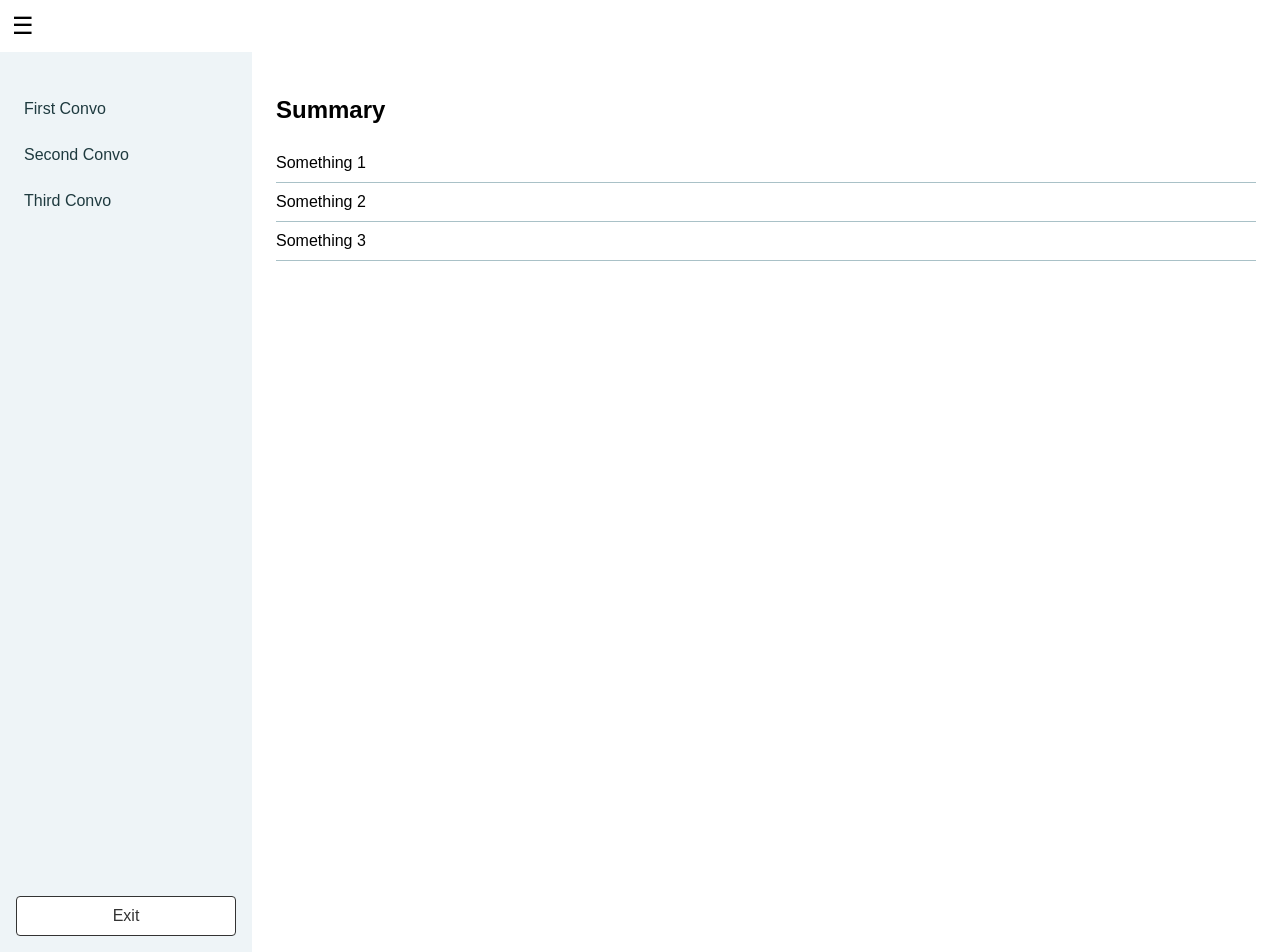
<file: Frontend/summary.html>
<!DOCTYPE html>
<html lang="en">
<head>
    <meta charset="UTF-8">
    <meta name="viewport" content="width=device-width, initial-scale=1.0">
    <title>Summary</title>
    <link rel="stylesheet" href="style.css">
</head>
<body>
    <input type="checkbox" id="sidebar-toggle" class="sidebar-toggle-input">
    <label for="sidebar-toggle" class="hamburger-label">☰</label>

    <div class="app">
        <aside class="sidebar">
            <nav class="nav-links">
                <input type="radio" name="convo" id="convo1" class="convo-radio">
                <label for="convo1" class="nav-link-label">First Convo</label>

                <input type="radio" name="convo" id="convo2" class="convo-radio">
                <label for="convo2" class="nav-link-label">Second Convo</label>

                <input type="radio" name="convo" id="convo3" class="convo-radio">
                <label for="convo3" class="nav-link-label">Third Convo</label>
            </nav> <!--Will need javascript for this-->
            <a href="index.html" class="exit-btn">Exit</a>
        </aside>
        <main class="content">
            <h2>Summary</h2>
            <ul class="summary-list">
                <li>Something 1</li>
                <li>Something 2</li>
                <li>Something 3</li>
            </ul>
        </main>
    </div>
</body>
</html>
</file>
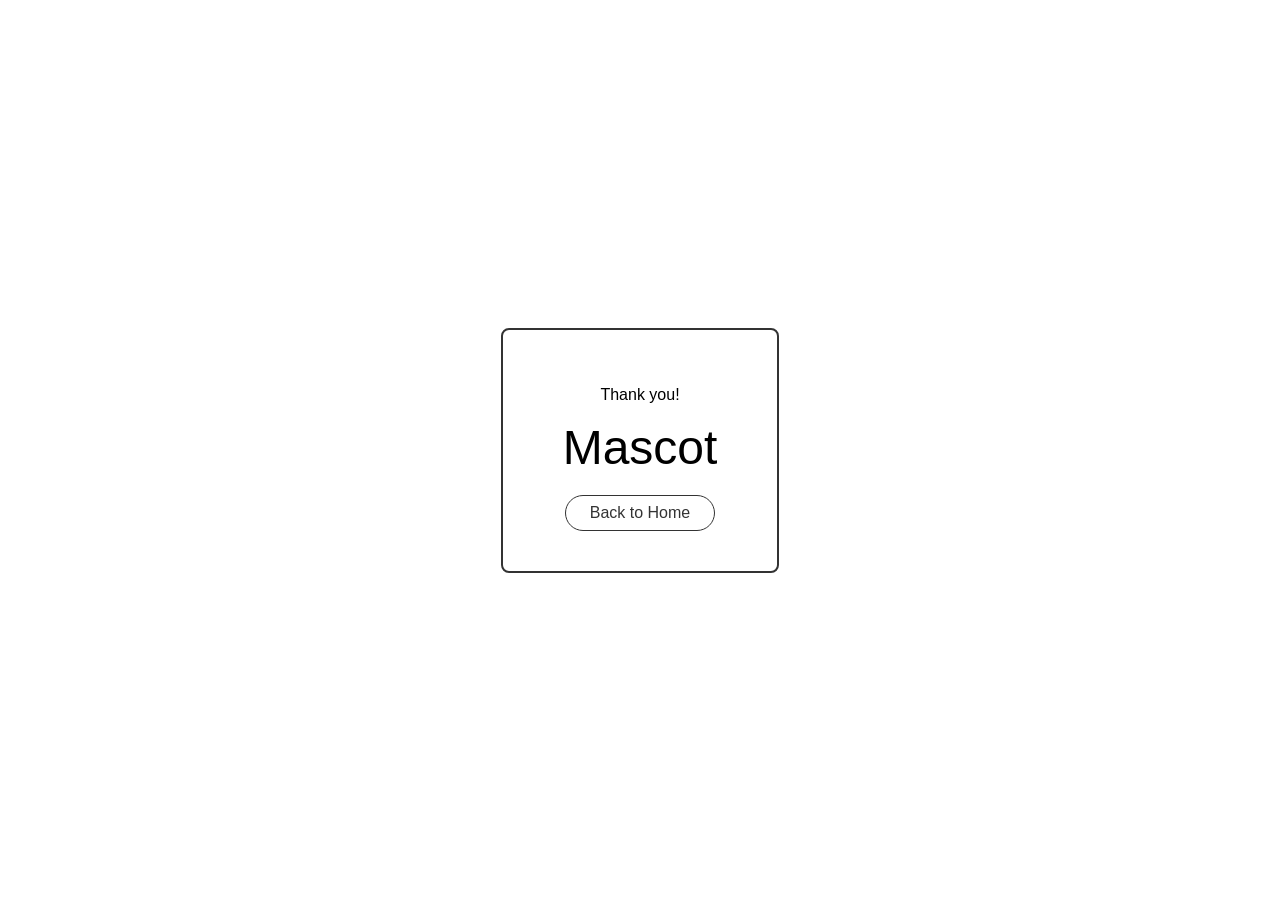
<file: Frontend/thankyou.html>
<!DOCTYPE html>
<html lang="en">
<head>
    <meta charset="UTF-8">
    <meta name="viewport" content="width=device-width, initial-scale=1.0">
    <title>Thank You!</title>
    <link rel="stylesheet" href="style.css">
</head>
<body>
    <div class="thankyou-wrapper">
    <div class="thankyou-card">
        <p>Thank you!</p>
        <div class="mascot">Mascot</div>
        <a href="index.html" class="end-btn">Back to Home</a>
    </div>
    </div>
</body>
</html>
</file>
<file: Frontend/style.css>
:root {
  --color-bg: #ffffff;
  --color-sidebar-bg: #eef4f7;
  --color-text: #1e3a3f;
  --color-text-muted: #a9c1c7;
  --color-hover: #d7e7ec;
  --color-border: #2c6e75;
  --color-accent: #3ba3ac;
}

.app {
    display: flex;
    height: 100vh;
}
  body {
    font-family: Arial, sans-serif;
    margin: 0;
  }

.sidebar {
  width: 220px;
  background: var(--color-sidebar-bg);
  display: flex;
  flex-direction: column;
  padding: 16px;
}

.content {
    flex: 1;
    padding: 24px;
}

.sidebar-toggle-input {
  display: none;
}

.hamburger-label {
  cursor: pointer;
  font-size: 24px;
  padding: 12px;
  display: inline-block;
}

.sidebar-toggle-input:checked ~ .app .sidebar {
  width: 0;
  padding: 0;
  overflow: hidden;
}

.nav-links {
  display: flex;
  flex-direction: column;
  gap: 12px;
  margin-top: 24px;
}

.convo-radio {
  display: none;
}

.nav-link-label {
  display: block;
  padding: 8px;
  border-radius: 4px;
  cursor: pointer;
  color: var(--color-text);
}

.nav-link-label:hover {
  background: var(--color-hover);
}

.convo-radio:checked + .nav-link-label {
  font-weight: bold;
  background: var(--color-hover);
}

.exit-btn {
  display: inline-block;
  margin-top: auto;
  padding: 10px;
  border: 1px solid var(--color-border);
  background: var(--color-bg);
  border-radius: 4px;
  cursor: pointer;
  text-decoration: none;
  color: var(--color-text);
  text-align: center;
}

.topbar {
  display: flex;
  justify-content: center;
}

.mic-area {
  display: flex;
  flex-direction: column;
  align-items: center;
  justify-content: center;
  height: 80%;
  gap: 20px;
}

.mic-btn {
  width: 150px;
  height: 150px;
  border-radius: 50%;
  font-size: 32px;
  border: 2px solid var(--color-border);
  background: var(--color-accent);
  color: white;
  cursor: pointer;
}

.end-btn {
  display: inline-block;
  padding: 8px 24px;
  border-radius: 20px;
  border: 1px solid var(--color-border);
  background: var(--color-bg);
  cursor: pointer;
  text-decoration: none;
  color: var(--color-text);
}

.summary-list {
  list-style: none;
  padding: 0;
  margin-top: 16px;
}

.summary-list li {
  border-bottom: 1px solid var(--color-text-muted);
  padding: 10px 0;
}

.nav-links a.active {
  font-weight: bold;
  color: #000;
  background: #e0e0e0;
}

.thankyou-wrapper {
  height: 100vh;
  display: flex;
  align-items: center;
  justify-content: center;
}

.thankyou-card {
  border: 2px solid #333;
  padding: 40px 60px;
  text-align: center;
  border-radius: 8px;
}

.mascot {
  font-size: 48px;
  margin-top: 16px;
}

.end-btn {
  display: inline-block;
  padding: 8px 24px;
  border-radius: 20px;
  border: 1px solid #333;
  background: #fff;
  cursor: pointer;
  text-decoration: none;
  color: #333;
}

.exit-btn {
  display: inline-block;
  margin-top: auto;
  padding: 10px;
  border: 1px solid #333;
  background: #fff;
  border-radius: 4px;
  cursor: pointer;
  text-decoration: none;
  color: #333;
  text-align: center;
}

.thankyou-card a.end-btn {
  margin-top: 20px;
}
</file>
